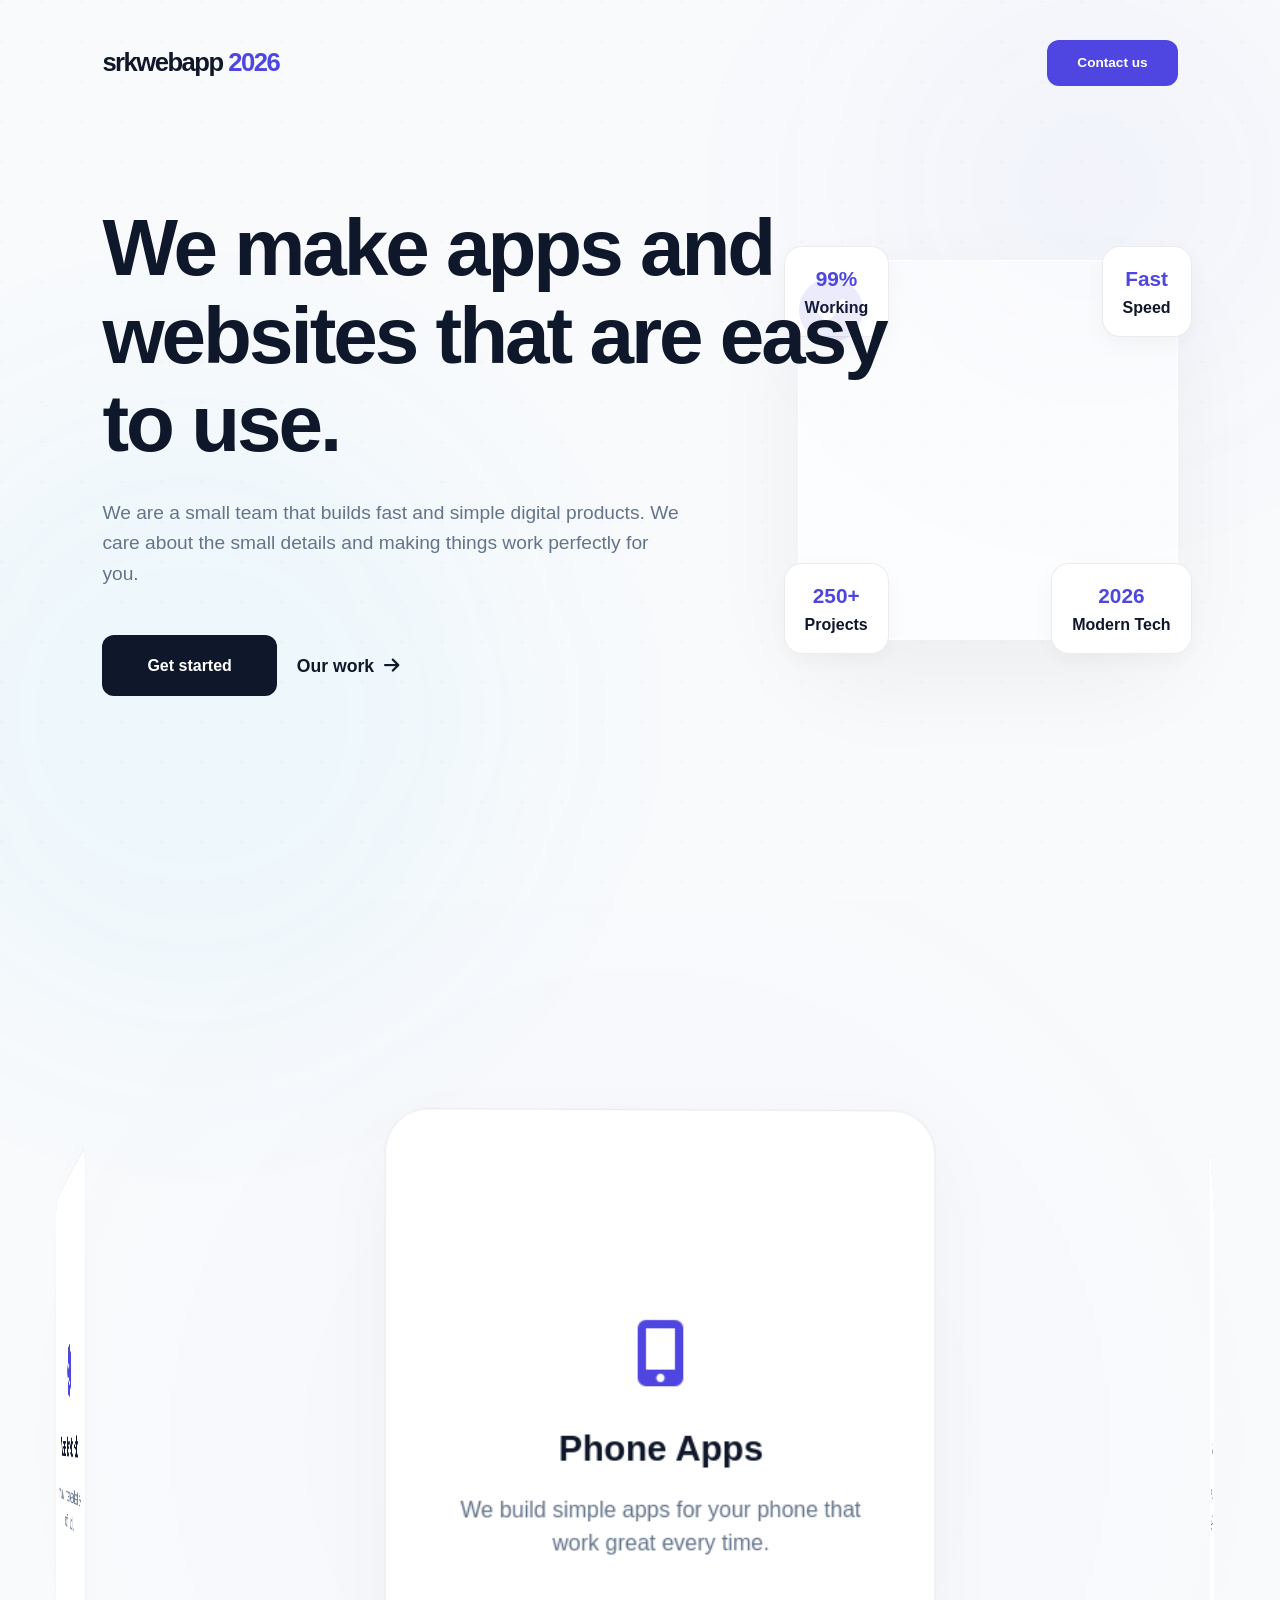
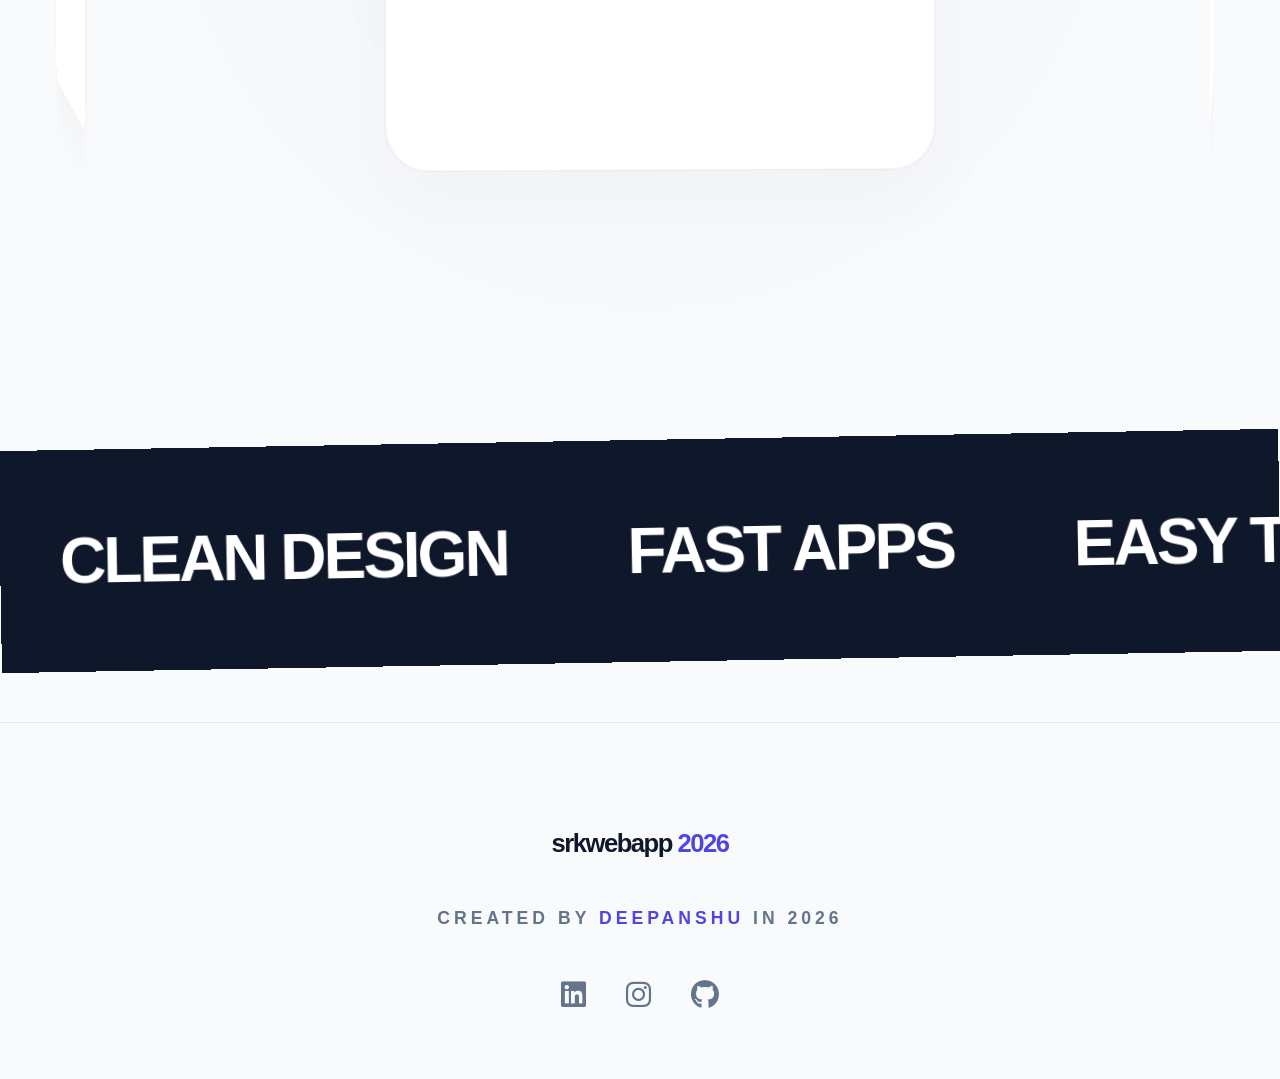
<file: test website/index.html>
<!DOCTYPE html>
<html lang="en">
<head>
    <meta charset="UTF-8">
    <meta name="viewport" content="width=device-width, initial-scale=1.0">
    <title>SRKWebApp | Deepanshu 2026</title>
    <link rel="stylesheet" href="https://cdnjs.cloudflare.com/ajax/libs/font-awesome/6.4.0/css/all.min.css">
    
    <style>
        :root {
            --primary: #4F46E2;
            --secondary: #0EA5E9;
            --accent: #F43F5E;
            --bg: #F8FAFC;
            --card-bg: rgba(255, 255, 255, 0.8);
            --text: #0F172A;
            --text-muted: #64748B;
            --glass: rgba(255, 255, 255, 0.8);
            --easing: cubic-bezier(0.16, 1, 0.3, 1);
            --border: rgba(15, 23, 42, 0.08);
        }

        * {
            margin: 0;
            padding: 0;
            box-sizing: border-box;
        }

        body {
            font-family: -apple-system, BlinkMacSystemFont, "Segoe UI", Roboto, Helvetica, Arial, sans-serif, "Apple Color Emoji", "Segoe UI Emoji";
            background-color: var(--bg);
            color: var(--text);
            line-height: 1.6;
            overflow-x: hidden;
            -webkit-font-smoothing: antialiased;
            cursor: default;
        }

        a, button, .wheel-card, .magnetic { cursor: pointer; }

        .bg-canvas {
            position: fixed;
            inset: 0;
            z-index: -2;
            background-image: radial-gradient(circle at 2px 2px, rgba(15, 23, 42, 0.03) 1px, transparent 0);
            background-size: 40px 40px;
        }

        .glow {
            position: fixed;
            width: 50vw;
            height: 50vw;
            border-radius: 50%;
            pointer-events: none;
            z-index: -1;
            filter: blur(100px);
            background: radial-gradient(circle, rgba(79, 70, 226, 0.05) 0%, transparent 70%);
        }
        .glow-1 { top: -15%; right: -10%; }
        .glow-2 { bottom: -15%; left: -10%; background: rgba(14, 165, 233, 0.04); }

        header {
            position: fixed;
            top: 0; width: 100%;
            padding: 40px 8%;
            display: flex;
            justify-content: space-between;
            align-items: center;
            z-index: 1000;
            transition: 0.6s var(--easing);
        }

        header.scrolled {
            padding: 20px 8%;
            background: var(--glass);
            backdrop-filter: blur(25px);
            border-bottom: 1px solid var(--border);
        }

        .logo { 
            font-size: 1.6rem; 
            font-weight: 800; 
            text-decoration: none; 
            color: var(--text); 
            letter-spacing: -1.5px; 
            text-transform: lowercase;
        }
        .logo span { color: var(--primary); }

        .hero {
            height: 100vh;
            display: flex;
            align-items: center;
            padding: 0 8%;
            position: relative;
        }

        .hero-content { max-width: 800px; position: relative; z-index: 2; }
        .hero h1 { font-size: clamp(2.5rem, 8vw, 5rem); line-height: 1.1; margin-bottom: 30px; font-weight: 800; letter-spacing: -3px; }
        .hero p { font-size: 1.2rem; color: var(--text-muted); max-width: 580px; margin-bottom: 45px; }

        .btn {
            padding: 18px 45px;
            background: var(--text);
            color: white;
            text-decoration: none;
            border-radius: 12px;
            font-weight: 700;
            display: inline-flex;
            align-items: center;
            gap: 12px;
            transition: 0.6s var(--easing);
            border: none;
        }
        .btn:hover { background: var(--primary); transform: translateY(-5px); box-shadow: 0 15px 35px rgba(79, 70, 226, 0.2); }

        .wheel-section {
            height: 120vh;
            display: flex;
            align-items: center;
            justify-content: center;
            overflow: hidden;
            perspective: 2000px;
            background: radial-gradient(circle at center, rgba(79, 70, 226, 0.02) 0%, transparent 80%);
        }

        .wheel-container {
            position: relative;
            width: 400px;
            height: 480px;
            transform-style: preserve-3d;
            transition: transform 0.1s linear;
        }

        .wheel-card {
            position: absolute;
            inset: 0;
            background: white;
            backdrop-filter: blur(15px);
            border-radius: 32px;
            border: 1px solid var(--border);
            padding: 40px;
            display: flex;
            flex-direction: column;
            justify-content: center;
            text-align: center;
            backface-visibility: hidden;
            box-shadow: 0 20px 60px rgba(0,0,0,0.03);
            transition: 0.6s var(--easing);
        }
        .wheel-card i { font-size: 3rem; color: var(--primary); margin-bottom: 25px; }
        .wheel-card h3 { font-size: 1.6rem; font-weight: 800; margin-bottom: 12px; }
        .wheel-card p { color: var(--text-muted); font-size: 1rem; line-height: 1.5; }

        .plate-container {
            position: absolute;
            width: 380px;
            height: 380px;
            perspective: 2500px;
            right: 8%;
            top: 50%;
            transform: translateY(-50%);
            z-index: 1;
        }

        .data-plate {
            width: 100%;
            height: 100%;
            background: rgba(255, 255, 255, 0.5);
            backdrop-filter: blur(30px);
            border: 1px solid rgba(255, 255, 255, 0.8);
            border-radius: 60px;
            position: relative;
            transform-style: preserve-3d;
            box-shadow: 0 40px 100px rgba(0,0,0,0.05);
        }

        .corner-data {
            position: absolute;
            padding: 15px 20px;
            background: white;
            border-radius: 18px;
            box-shadow: 0 8px 25px rgba(0,0,0,0.04);
            border: 1px solid var(--border);
            font-weight: 700;
            transition: 0.6s var(--easing);
            text-align: center;
        }
        .corner-data:hover { transform: scale(1.1) translateZ(50px); border-color: var(--primary); }
        .c-1 { top: -15px; left: -15px; }
        .c-2 { top: -15px; right: -15px; }
        .c-3 { bottom: -15px; left: -15px; }
        .c-4 { bottom: -15px; right: -15px; }

        .data-val { display: block; font-size: 1.3rem; font-weight: 800; color: var(--primary); }

        .ticker {
            padding: 60px 0;
            background: var(--text);
            color: white;
            overflow: hidden;
            transform: rotate(-1deg);
            margin: 60px 0;
            font-weight: 800;
        }

        .ticker-track { display: flex; width: max-content; animation: scroll 60s linear infinite; }
        @keyframes scroll { 0% { transform: translateX(0); } 100% { transform: translateX(-50%); } }
        .ticker-item { font-size: 4rem; padding: 0 60px; letter-spacing: -3px; }

        footer {
            padding: 100px 8% 60px;
            text-align: center;
            border-top: 1px solid var(--border);
        }

        .footer-credit {
            margin-top: 40px;
            font-weight: 800;
            font-size: 1.1rem;
            letter-spacing: 4px;
            text-transform: uppercase;
            color: var(--text-muted);
        }
        .footer-credit span { color: var(--primary); }

        .social-links {
            display: flex;
            justify-content: center;
            gap: 40px;
            margin-top: 40px;
        }
        .social-links a { font-size: 1.8rem; color: var(--text-muted); transition: 0.3s; }
        .social-links a:hover { color: var(--primary); transform: translateY(-8px); }

        @media (max-width: 1150px) {
            .plate-container { display: none; }
            .hero { text-align: center; justify-content: center; }
            .hero p { margin: 0 auto 40px; }
            .wheel-container { width: 320px; height: 420px; }
        }
    </style>
</head>
<body>

    <div class="bg-canvas"></div>
    <div class="glow glow-1"></div>
    <div class="glow glow-2"></div>

    <header id="navbar">
        <a href="#" class="logo">srkwebapp <span>2026</span></a>
        <a href="#contact" class="btn" style="padding: 12px 30px; font-size: 0.85rem; background: var(--primary);">Contact us</a>
    </header>

    <main>
        <section class="hero">
            <div class="hero-content">
                <h1 id="hero-title">We make apps and websites that are easy to use.</h1>
                <p>We are a small team that builds fast and simple digital products. We care about the small details and making things work perfectly for you.</p>
                <div style="display: flex; gap: 20px; justify-content: inherit;">
                    <a href="#contact" class="btn">Get started</a>
                    <a href="#services" style="text-decoration: none; color: var(--text); font-weight: 750; display: flex; align-items: center; gap: 10px; font-size: 1.1rem;">Our work <i class="fas fa-arrow-right"></i></a>
                </div>
            </div>

            <div class="plate-container">
                <div class="data-plate">
                    <div class="corner-data c-1 magnetic">
                        <span class="data-val">99%</span>
                        <span>Working</span>
                    </div>
                    <div class="corner-data c-2 magnetic">
                        <span class="data-val">Fast</span>
                        <span>Speed</span>
                    </div>
                    <div class="corner-data c-3 magnetic">
                        <span class="data-val">250+</span>
                        <span>Projects</span>
                    </div>
                    <div class="corner-data c-4 magnetic">
                        <span class="data-val">2026</span>
                        <span>Modern Tech</span>
                    </div>
                    <div style="font-size: 4rem; color: var(--primary); opacity: 0.1;">
                        <i class="fas fa-check-circle"></i>
                    </div>
                </div>
            </div>
        </section>

        <section class="wheel-section" id="services">
            <div class="wheel-container" id="wheel">
                <div class="wheel-card">
                    <i class="fas fa-mobile-alt"></i>
                    <h3>Phone Apps</h3>
                    <p>We build simple apps for your phone that work great every time.</p>
                </div>
                <div class="wheel-card">
                    <i class="fas fa-laptop-code"></i>
                    <h3>Websites</h3>
                    <p>We build fast websites that help your business reach more people.</p>
                </div>
                <div class="wheel-card">
                    <i class="fas fa-heart"></i>
                    <h3>Good Design</h3>
                    <p>We make things look clean and easy to find, so you don't get lost.</p>
                </div>
                <div class="wheel-card">
                    <i class="fas fa-expand-arrows-alt"></i>
                    <h3>Ready for More</h3>
                    <p>Our code is built to stay fast even as your business gets bigger.</p>
                </div>
                <div class="wheel-card">
                    <i class="fas fa-smile"></i>
                    <h3>We're Here to Help</h3>
                    <p>If you have a problem, we are here to talk and fix it quickly.</p>
                </div>
            </div>
        </section>

        <div class="ticker">
            <div class="ticker-track">
                <div class="ticker-item">CLEAN DESIGN</div>
                <div class="ticker-item">FAST APPS</div>
                <div class="ticker-item">EASY TO USE</div>
                <div class="ticker-item">SIMPLE TECH</div>
                <div class="ticker-item">CLEAN DESIGN</div>
                <div class="ticker-item">FAST APPS</div>
                <div class="ticker-item">EASY TO USE</div>
                <div class="ticker-item">SIMPLE TECH</div>
            </div>
        </div>
    </main>

    <footer>
        <div class="logo">srkwebapp <span>2026</span></div>
        <div class="footer-credit">
            Created by <span>DEEpanshu</span> in 2026
        </div>
        <div class="social-links">
            <a href="https://www.linkedin.com/in/iamdeepanshukumar" target="_blank"><i class="fab fa-linkedin"></i></a>
            <a href="https://www.instagram.com/iamdeepanshukumar/" target="_blank"><i class="fab fa-instagram"></i></a>
            <a href="#"><i class="fab fa-github"></i></a>
        </div>
    </footer>

    <script>
        document.addEventListener('DOMContentLoaded', () => {
            const wheel = document.getElementById('wheel');
            const cards = document.querySelectorAll('.wheel-card');
            const plate = document.querySelector('.data-plate');
            const navbar = document.getElementById('navbar');
            
            const totalCards = cards.length;
            const radius = window.innerWidth > 1150 ? 550 : 400;
            const angleStep = 360 / totalCards;
            let currentRotation = 0;

            cards.forEach((card, i) => {
                card.style.transform = `rotateY(${i * angleStep}deg) translateZ(${radius}px)`;
            });

            function updateWheel() {
                currentRotation += 0.08;
                wheel.style.transform = `rotateY(${currentRotation}deg)`;
                requestAnimationFrame(updateWheel);
            }
            updateWheel();

            document.addEventListener('mousemove', (e) => {
                if (plate) {
                    const tiltX = (window.innerWidth / 2 - e.pageX) / 45;
                    const tiltY = (window.innerHeight / 2 - e.pageY) / 45;
                    plate.style.transform = `rotateY(${tiltX}deg) rotateX(${tiltY}deg)`;
                }
            });

            const magnetics = document.querySelectorAll('.magnetic, a, button');
            magnetics.forEach(el => {
                el.addEventListener('mousemove', (e) => {
                    const rect = el.getBoundingClientRect();
                    const x = (e.clientX - rect.left - rect.width / 2) * 0.3;
                    const y = (e.clientY - rect.top - rect.height / 2) * 0.3;
                    el.style.transform = `translate(${x}px, ${y}px)`;
                });
                el.addEventListener('mouseleave', () => {
                    el.style.transform = 'translate(0, 0)';
                });
            });

            const observer = new IntersectionObserver((entries) => {
                entries.forEach(entry => {
                    if (entry.isIntersecting) {
                        entry.target.animate([
                            { opacity: 0, transform: 'translateY(40px)' },
                            { opacity: 1, transform: 'translateY(0)' }
                        ], { duration: 1200, easing: 'cubic-bezier(0.16, 1, 0.3, 1)', fill: 'forwards' });
                        observer.unobserve(entry.target);
                    }
                });
            }, { threshold: 0.1 });

            document.querySelectorAll('section, footer').forEach(el => observer.observe(el));

            window.addEventListener('scroll', () => {
                navbar.classList.toggle('scrolled', window.scrollY > 80);
            });
        });
    </script>
</body>
</html>
</file>
